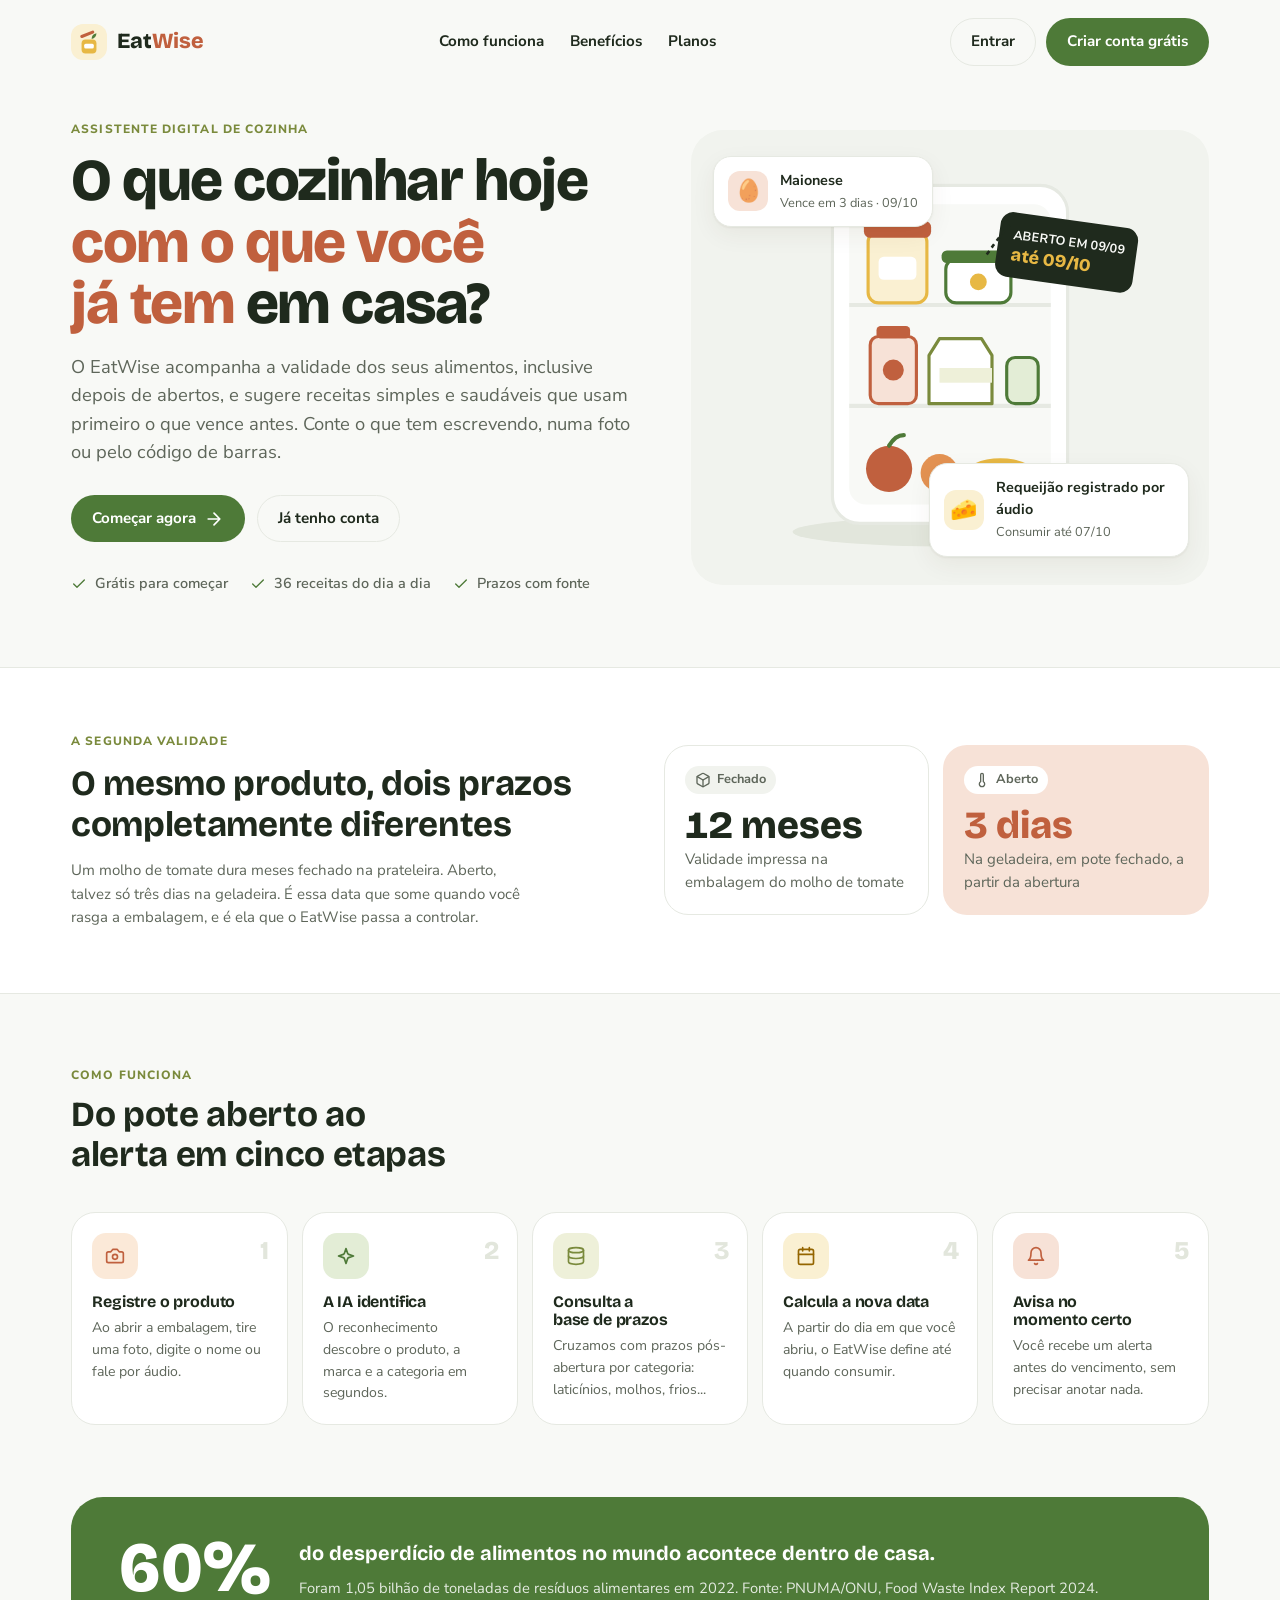
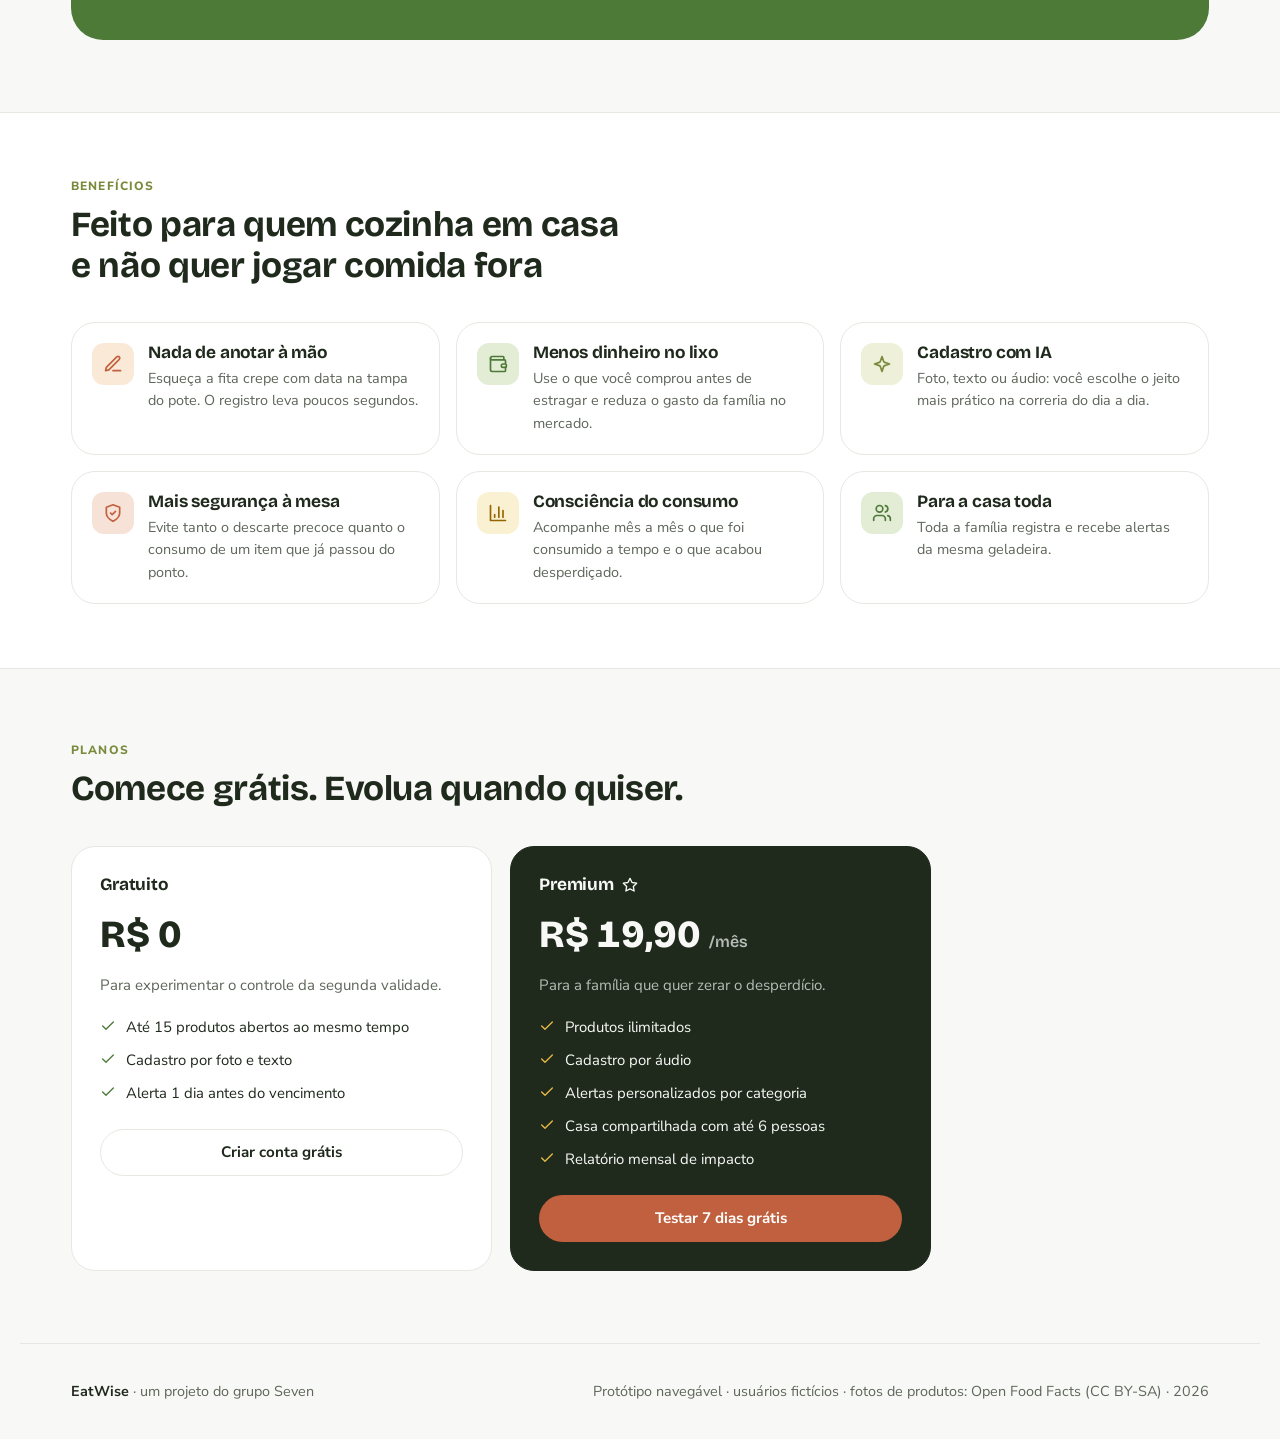
<file: index.html>
<!doctype html>
<html lang="pt-BR">
<head>
<meta charset="utf-8">
<meta name="viewport" content="width=device-width, initial-scale=1, viewport-fit=cover">
<title>EatWise</title>
<link rel="icon" href="data:image/svg+xml,%3Csvg%20xmlns%3D%22http%3A//www.w3.org/2000/svg%22%20viewBox%3D%220%200%2064%2064%22%3E%3Crect%20width%3D%2264%22%20height%3D%2264%22%20rx%3D%2214%22%20fill%3D%22%23FAF0D2%22/%3E%3Crect%20x%3D%2215%22%20y%3D%2226%22%20width%3D%2234%22%20height%3D%2232%22%20rx%3D%229%22%20fill%3D%22%23E7B844%22/%3E%3Crect%20x%3D%2221%22%20y%3D%2236%22%20width%3D%2222%22%20height%3D%2211%22%20rx%3D%223.5%22%20fill%3D%22%23fff%22/%3E%3Cg%20transform%3D%22rotate%28-22%2016%2022%29%22%3E%3Crect%20x%3D%2213%22%20y%3D%2216%22%20width%3D%2234%22%20height%3D%227%22%20rx%3D%223.5%22%20fill%3D%22%23C0603E%22/%3E%3C/g%3E%3Cpath%20d%3D%22M38%2025%20C38%2018%2042%2013%2049%2012%20C49%2019%2045%2024%2038%2025%20Z%22%20fill%3D%22%234E7A38%22/%3E%3C/svg%3E">
<link rel="preconnect" href="https://fonts.googleapis.com">
<link rel="preconnect" href="https://fonts.gstatic.com" crossorigin>
<link rel="stylesheet" href="https://fonts.googleapis.com/css2?family=Bricolage+Grotesque:opsz,wght@12..96,500;12..96,700;12..96,800&family=Nunito+Sans:opsz,wght@6..12,400;6..12,600;6..12,700;6..12,800&display=swap">
<link rel="stylesheet" href="css/estilo.css">
</head>
<body>
<div id="root"></div>
<div class="toasts" id="toasts" aria-live="polite"></div>
<div id="modal-root"></div>

<script src="js/base/icones.js"></script>
<script src="js/servicos/armazenamento.js"></script>
<script src="js/dados/catalogo.js"></script>
<script src="js/dados/ingredientes.js"></script>
<script src="js/servicos/normalizacao.js"></script>
<script src="js/servicos/validade.js"></script>
<script src="js/servicos/inventario.js"></script>
<script src="js/servicos/texto.js"></script>
<script src="js/servicos/recomendacao.js"></script>
<script src="js/servicos/imagem.js"></script>
<script src="js/base/util.js"></script>
<script src="js/telas/publico.js"></script>
<script src="js/telas/shell.js"></script>
<script src="js/telas/inicio.js"></script>
<script src="js/telas/adicionar.js"></script>
<script src="js/telas/adicionar-ingredientes.js"></script>
<script src="js/dados/receitas.js"></script>
<script src="js/telas/receitas.js"></script>
<script src="js/telas/inventario.js"></script>
<script src="js/telas/produto.js"></script>
<script src="js/telas/alertas.js"></script>
<script src="js/telas/prazos.js"></script>
<script src="js/telas/impacto.js"></script>
<script src="js/telas/perfil.js"></script>
<script src="js/app.js"></script>
</body>
</html>
</file>
<file: css/estilo.css>
/* Layout: sistema web com menu lateral fixo + área de conteúdo em cards; vira gaveta + barra inferior no celular */
:root{
  --bg:#F8F9F6;        /* off-white */
  --surface:#FFFFFF;
  --sand:#F1F3EE;      /* cinza-esverdeado bem claro */
  --sand-2:#E2E6DC;
  --line:#E6E9E2;
  --ink:#1F2A1D;       /* verde quase preto */
  --muted:#5E665A;
  --green:#4E7A38;     /* verde natural */
  --green-soft:#E3EDD6;
  --olive:#7A8A3C;
  --olive-soft:#EEF0D9;
  --terra:#C0603E;     /* terracota */
  --terra-soft:#F7E2D7;
  --orange:#E39252;    /* laranja suave */
  --orange-soft:#FBE9D8;
  --yellow:#E7B844;    /* amarelo quente */
  --yellow-soft:#FAF0D2;
  --on-accent:#FFFFFF;
  --shadow:0 1px 2px rgba(60,50,20,.06),0 8px 24px rgba(60,50,20,.06);
  --font-display:"Bricolage Grotesque","Trebuchet MS",system-ui,sans-serif;
  --font-body:"Nunito Sans","Segoe UI",system-ui,-apple-system,sans-serif;
  --r-sm:10px;--r-md:16px;--r-lg:24px;--r-pill:999px;
  color-scheme:light;
}

*{box-sizing:border-box}
[hidden]{display:none!important}
html,body{margin:0}
body{background:var(--bg);color:var(--ink);font-family:var(--font-body);font-size:15px;line-height:1.55;-webkit-font-smoothing:antialiased}
h1,h2,h3,h4{font-family:var(--font-display);line-height:1.15;margin:0;text-wrap:balance;letter-spacing:-.01em}
h1{font-size:clamp(1.7rem,3.2vw,2.3rem);font-weight:800}
h2{font-size:1.35rem;font-weight:700}
h3{font-size:1.08rem;font-weight:700}
p{margin:0}
a{color:var(--green)}
button{font:inherit;color:inherit;cursor:pointer}
input,select,textarea{font:inherit;color:var(--ink)}
:focus-visible{outline:3px solid var(--orange);outline-offset:2px;border-radius:6px}
.svg{width:20px;height:20px;flex:none;stroke:currentColor;fill:none;stroke-width:2;stroke-linecap:round;stroke-linejoin:round}
.svg.sm{width:16px;height:16px}.svg.lg{width:26px;height:26px}
.muted{color:var(--muted)}
.eyebrow{font-size:.75rem;font-weight:800;letter-spacing:.09em;text-transform:uppercase;color:var(--olive)}
.num{font-variant-numeric:tabular-nums}

/* Botões */
.btn{display:inline-flex;align-items:center;justify-content:center;gap:8px;border:1.5px solid transparent;border-radius:var(--r-pill);padding:11px 20px;font-weight:700;font-size:.95rem;text-decoration:none;transition:transform .12s,background .15s,border-color .15s;white-space:nowrap}
.btn:active{transform:translateY(1px)}
.btn-primary{background:var(--green);color:var(--on-accent)}
.btn-primary:hover{filter:brightness(1.07)}
.btn-terra{background:var(--terra);color:var(--on-accent)}
.btn-ghost{background:transparent;border-color:var(--line);color:var(--ink)}
.btn-ghost:hover{background:var(--sand)}
.btn-soft{background:var(--green-soft);color:var(--green)}
.btn-danger-soft{background:var(--terra-soft);color:var(--terra)}
.btn-sm{padding:7px 14px;font-size:.85rem}
.btn-block{width:100%}
.icon-btn{display:inline-grid;place-items:center;width:42px;height:42px;border-radius:50%;border:1.5px solid var(--line);background:var(--surface);position:relative}
.icon-btn:hover{background:var(--sand)}
.link-btn{background:none;border:0;padding:0;color:var(--green);font-weight:700;text-decoration:underline;text-underline-offset:3px}

/* Pills, chips */
.pill{display:inline-flex;align-items:center;gap:6px;font-size:.78rem;font-weight:800;padding:4px 10px;border-radius:var(--r-pill);white-space:nowrap}
.pill::before{content:"";width:7px;height:7px;border-radius:50%;background:currentColor}
.st-ok{background:var(--green-soft);color:var(--green)}
.st-warn{background:var(--orange-soft);color:var(--terra)}
.st-today{background:var(--yellow-soft);color:#9A6B00}
.st-bad{background:var(--terra-soft);color:var(--terra)}
.st-done{background:var(--sand);color:var(--muted)}
.chip{border:1.5px solid var(--line);background:var(--surface);border-radius:var(--r-pill);padding:7px 14px;font-weight:700;font-size:.86rem;color:var(--muted)}
.chip[aria-pressed="true"]{background:var(--ink);border-color:var(--ink);color:var(--bg)}
.chips{display:flex;flex-wrap:wrap;gap:8px}
.tag{display:inline-flex;align-items:center;gap:6px;font-size:.8rem;font-weight:700;color:var(--muted);background:var(--sand);padding:4px 10px;border-radius:var(--r-pill)}

/* Cards */
.card{background:var(--surface);border:1px solid var(--line);border-radius:var(--r-lg);padding:22px}
.card-head{display:flex;align-items:center;justify-content:space-between;gap:12px;margin-bottom:16px}
.food{display:grid;place-items:center;width:48px;height:48px;border-radius:14px;font-size:26px;flex:none;background:var(--sand)}
.food.lg{width:84px;height:84px;font-size:46px;border-radius:22px}
.food.c-lat{background:var(--yellow-soft)}.food.c-mol{background:var(--terra-soft)}.food.c-emb{background:var(--orange-soft)}
.food.c-con{background:var(--olive-soft)}.food.c-doc{background:var(--terra-soft)}.food.c-hor{background:var(--green-soft)}

/* Forms */
.field{display:grid;gap:6px}
.field label{font-weight:700;font-size:.88rem}
.input,.select,textarea.input{width:100%;border:1.5px solid var(--line);background:var(--surface);border-radius:var(--r-sm);padding:11px 14px;outline:none}
.input:focus,.select:focus{border-color:var(--green)}
.input-icon{position:relative}
.input-icon .svg{position:absolute;left:13px;top:50%;transform:translateY(-50%);color:var(--muted)}
.input-icon .input{padding-left:42px}
.form-grid{display:grid;grid-template-columns:repeat(2,minmax(0,1fr));gap:16px}
.form-grid .full{grid-column:1/-1}
.check{display:flex;gap:10px;align-items:flex-start;font-size:.9rem}
.check input{width:18px;height:18px;accent-color:var(--green);margin-top:2px}
.switch{position:relative;width:46px;height:26px;flex:none}
.switch input{position:absolute;opacity:0;inset:0;cursor:pointer;margin:0}
.switch span{position:absolute;inset:0;background:var(--sand-2);border-radius:var(--r-pill);transition:.2s;pointer-events:none}
.switch span::after{content:"";position:absolute;left:3px;top:3px;width:20px;height:20px;border-radius:50%;background:var(--surface);transition:.2s;box-shadow:0 1px 3px rgba(0,0,0,.2)}
.switch input:checked+span{background:var(--green)}
.switch input:checked+span::after{transform:translateX(20px)}
.switch input:focus-visible+span{outline:3px solid var(--orange);outline-offset:2px}

/* ============ PÚBLICO ============ */
.pub-nav{display:flex;align-items:center;justify-content:space-between;gap:16px;padding:18px clamp(16px,4vw,56px);max-width:1240px;margin:0 auto}
.logo{display:inline-flex;align-items:center;gap:10px;font-family:var(--font-display);font-weight:800;font-size:1.35rem;color:var(--ink);text-decoration:none;background:none;border:0;padding:0}
.logo-mark{width:36px;height:36px;border-radius:12px;background:var(--yellow-soft);display:grid;place-items:center}
.logo-mark .jar{width:28px;height:28px;display:block}
.logo b{color:var(--terra);font-weight:800}
.pub-links{display:flex;align-items:center;gap:26px}
.pub-links a{color:var(--ink);text-decoration:none;font-weight:700;font-size:.95rem}
.pub-links a:hover{color:var(--green)}
.pub-actions{display:flex;gap:10px}
.wrap{max-width:1240px;margin:0 auto;padding-inline:clamp(16px,4vw,56px)}
.hero{display:grid;grid-template-columns:1.05fr .95fr;gap:48px;align-items:center;padding-block:36px 72px}
.hero h1{font-size:clamp(2.2rem,5vw,3.7rem);line-height:1.04;letter-spacing:-.025em}
.hero h1 em{font-style:normal;color:var(--terra)}
.hero .lead{font-size:1.15rem;color:var(--muted);max-width:52ch;margin-top:18px}
.hero-ctas{display:flex;flex-wrap:wrap;gap:12px;margin-top:28px}
.hero-proof{display:flex;gap:22px;flex-wrap:wrap;margin-top:30px;color:var(--muted);font-size:.9rem;font-weight:600}
.hero-proof span{display:inline-flex;align-items:center;gap:8px}
.hero-proof .svg{color:var(--green)}
.hero-art{position:relative;background:var(--sand);border-radius:32px;padding:28px;min-height:420px;display:grid;place-items:center;overflow:hidden}
.hero-art svg.ill{width:100%;max-width:420px;height:auto}
.float-card{position:absolute;background:var(--surface);border:1px solid var(--line);border-radius:18px;padding:12px 14px;box-shadow:var(--shadow);display:flex;gap:12px;align-items:center;max-width:260px}
.float-card .food{width:40px;height:40px;font-size:22px;border-radius:12px}
.food.photo{background:#fff;border:1px solid var(--line);padding:3px;overflow:hidden}
.food.photo img{width:100%;height:100%;object-fit:contain;display:block}
.shot-pair{display:flex;gap:10px;align-items:center;flex:none}
.shot{width:84px;height:84px;border-radius:18px;object-fit:cover;border:3px solid var(--surface);box-shadow:var(--shadow);display:block}
.user-photo{width:100%;max-height:320px;object-fit:cover;border-radius:var(--r-md);display:block}
.proc-photo{width:150px;height:150px;border-radius:22px;object-fit:cover;box-shadow:var(--shadow)}
.guess-row{display:flex;flex-wrap:wrap;gap:8px;align-items:center}
.guess{display:inline-flex;gap:8px;align-items:center;border:1.5px solid var(--line);background:var(--surface);border-radius:var(--r-pill);padding:4px 12px 4px 4px;font-weight:700;font-size:.85rem}
.guess .food{width:30px;height:30px;border-radius:50%;padding:2px}
.guess:hover{border-color:var(--green)}
.label-quote{margin:0;padding:12px 14px;border-left:4px solid var(--olive);background:var(--olive-soft);border-radius:0 12px 12px 0;font-weight:700;font-size:.92rem}
/* Câmera */
.cam{display:grid;gap:14px}
.viewfinder{position:relative;border-radius:24px;overflow:hidden;background:#1b201a;aspect-ratio:4/3;max-width:100%;display:grid;place-items:center;color:#fff}
.viewfinder video{position:absolute;inset:0;width:100%;height:100%;object-fit:cover}
.viewfinder.mirror video{transform:scaleX(-1)}
.vf-idle{position:relative;z-index:2;display:grid;justify-items:center;gap:10px;text-align:center;padding:24px;max-width:34ch}
.vf-idle .svg{width:44px;height:44px;opacity:.9}
.vf-idle span{opacity:.8;font-size:.9rem}
.vf-frame{position:absolute;inset:12% 10%;pointer-events:none;z-index:1}
.vf-frame i{position:absolute;width:34px;height:34px;border-color:#fff;border-style:solid;opacity:.9}
.vf-frame i:nth-child(1){top:0;left:0;border-width:4px 0 0 4px;border-top-left-radius:14px}
.vf-frame i:nth-child(2){top:0;right:0;border-width:4px 4px 0 0;border-top-right-radius:14px}
.vf-frame i:nth-child(3){bottom:0;left:0;border-width:0 0 4px 4px;border-bottom-left-radius:14px}
.vf-frame i:nth-child(4){bottom:0;right:0;border-width:0 4px 4px 0;border-bottom-right-radius:14px}
.vf-hint{position:absolute;z-index:3;top:14px;left:50%;transform:translateX(-50%);background:rgba(0,0,0,.55);color:#fff;font-size:.8rem;font-weight:700;padding:6px 12px;border-radius:999px;white-space:nowrap}
.vf-scan{position:absolute;z-index:2;left:10%;right:10%;height:3px;background:#9FD07F;box-shadow:0 0 14px #9FD07F;top:20%;animation:scan 2.4s ease-in-out infinite alternate}
.viewfinder:not(.live) .vf-scan{display:none}
@keyframes scan{to{top:80%}}
.vf-flash{position:absolute;inset:0;background:#fff;z-index:5;animation:flash .35s forwards;pointer-events:none}
@keyframes flash{from{opacity:.95}to{opacity:0}}
.shutter-row{display:flex;justify-content:space-around;align-items:center}
.shutter{width:72px;height:72px;border-radius:50%;border:5px solid var(--green);background:var(--surface);box-shadow:inset 0 0 0 5px var(--surface),inset 0 0 0 40px var(--green)}
.shutter:active{transform:scale(.94)}
.vf-side{width:50px;height:50px;border-radius:50%;border:1.5px solid var(--line);background:var(--surface);display:grid;place-items:center;cursor:pointer}
.vf-side:hover{background:var(--sand)}
.vf-btn{display:grid;justify-items:center;gap:4px;font-size:.78rem;font-weight:700;color:var(--muted);cursor:pointer}
.file-hidden{position:absolute;width:1px;height:1px;opacity:0;overflow:hidden;pointer-events:none}
.float-card strong{display:block;font-size:.9rem}
.float-card small{color:var(--muted);font-size:.8rem}
.fc-1{top:26px;left:22px}.fc-2{bottom:28px;right:20px}
.band{background:var(--surface);border-block:1px solid var(--line);padding-block:64px}
.split{display:grid;grid-template-columns:1fr 1fr;gap:48px;align-items:center}
.compare{display:grid;grid-template-columns:1fr 1fr;gap:14px}
.compare .card{padding:20px}
.compare .big{font-family:var(--font-display);font-size:2.4rem;font-weight:800;line-height:1;margin:10px 0 4px}
.section{padding-block:72px}
.section-head{max-width:640px;margin-bottom:36px;display:grid;gap:10px}
.steps{display:grid;grid-template-columns:repeat(5,minmax(0,1fr));gap:14px;counter-reset:s}
.step{background:var(--surface);border:1px solid var(--line);border-radius:var(--r-lg);padding:20px;position:relative}
.step .ico{width:46px;height:46px;border-radius:14px;display:grid;place-items:center;margin-bottom:14px}
.step .n{position:absolute;top:18px;right:18px;font-family:var(--font-display);font-weight:800;color:var(--sand-2);font-size:1.6rem}
.step h3{font-size:1rem;margin-bottom:6px}
.step p{font-size:.88rem;color:var(--muted)}
.benefits{display:grid;grid-template-columns:repeat(3,minmax(0,1fr));gap:16px}
.benefit{display:flex;gap:14px;align-items:flex-start;padding:20px;border-radius:var(--r-lg);background:var(--surface);border:1px solid var(--line)}
.benefit .ico{width:42px;height:42px;border-radius:12px;display:grid;place-items:center;flex:none}
.plans{display:grid;grid-template-columns:repeat(2,minmax(0,1fr));gap:18px;max-width:860px}
.plan{padding:28px}
.plan .price{font-family:var(--font-display);font-size:2.4rem;font-weight:800;margin:10px 0}
.plan .price small{font-size:1rem;color:var(--muted);font-weight:600}
.plan ul{list-style:none;padding:0;margin:18px 0 24px;display:grid;gap:10px}
.plan li{display:flex;gap:10px;align-items:flex-start;font-size:.93rem}
.plan li .svg{color:var(--green);margin-top:2px}
.plan.featured{background:var(--ink);color:var(--bg);border-color:var(--ink)}
.plan.featured .muted,.plan.featured .price small{color:color-mix(in srgb,var(--bg) 70%,transparent)}
.plan.featured li .svg{color:var(--yellow)}
.stat-quote{display:grid;grid-template-columns:auto 1fr;gap:28px;align-items:center;background:var(--green);color:var(--on-accent);border-radius:32px;padding:36px clamp(20px,4vw,48px)}
.stat-quote .big{font-family:var(--font-display);font-size:clamp(2.6rem,6vw,4.4rem);font-weight:800;line-height:1}
.pub-footer{padding-block:36px;border-top:1px solid var(--line);display:flex;flex-wrap:wrap;justify-content:space-between;gap:16px;color:var(--muted);font-size:.9rem}

/* Auth */
.auth{min-height:100vh;display:grid;grid-template-columns:1fr 1fr}
.auth-art{background:var(--green);color:var(--on-accent);padding:40px clamp(24px,4vw,56px);display:flex;flex-direction:column;justify-content:space-between;gap:32px;position:relative;overflow:hidden}
.auth-art .logo{color:var(--on-accent)}
.auth-art .logo-mark{background:#fff}
.auth-art .logo b{color:var(--yellow)}
.auth-art blockquote{margin:0;font-family:var(--font-display);font-size:clamp(1.4rem,2.4vw,2rem);font-weight:700;line-height:1.2;max-width:22ch}
.auth-art .who{display:flex;gap:12px;align-items:center;font-size:.92rem;opacity:.92}
.auth-art .ill{width:min(380px,100%);align-self:center}
.auth-form{display:grid;place-items:center;padding:40px 16px}
.auth-box{width:100%;max-width:420px;display:grid;gap:20px}
.divider{display:flex;align-items:center;gap:12px;color:var(--muted);font-size:.85rem}
.divider::before,.divider::after{content:"";flex:1;height:1px;background:var(--line)}
.back-link{display:inline-flex;align-items:center;gap:6px;background:none;border:0;padding:0;color:var(--muted);font-weight:700}

/* ============ APP ============ */
.app{display:grid;grid-template-columns:264px minmax(0,1fr);min-height:100vh}
.sidebar{background:var(--surface);border-right:1px solid var(--line);padding:22px 16px;display:flex;flex-direction:column;gap:24px;position:sticky;top:0;height:100vh;overflow-y:auto}
.sidebar .logo{padding-inline:8px}
.nav{display:grid;gap:4px}
.nav-label{font-size:.72rem;font-weight:800;letter-spacing:.09em;text-transform:uppercase;color:var(--muted);padding:8px 12px 4px}
.nav a{display:flex;align-items:center;gap:12px;padding:10px 12px;border-radius:12px;color:var(--ink);text-decoration:none;font-weight:700;font-size:.94rem}
.nav a:hover{background:var(--sand)}
.nav a.active{background:var(--green-soft);color:var(--green)}
.nav a .badge{margin-left:auto;background:var(--terra);color:var(--on-accent);font-size:.72rem;border-radius:var(--r-pill);padding:1px 8px;font-weight:800}
.side-cta{margin-top:auto;background:var(--sand);border-radius:var(--r-md);padding:16px;display:grid;gap:10px}
.side-cta strong{font-family:var(--font-display);font-size:1rem}
.side-cta p{font-size:.85rem;color:var(--muted)}
.main{min-width:0;display:flex;flex-direction:column}
.topbar{position:sticky;top:0;z-index:20;display:flex;align-items:center;gap:14px;padding:14px clamp(16px,3vw,36px);background:color-mix(in srgb,var(--bg) 88%,transparent);backdrop-filter:blur(10px);border-bottom:1px solid var(--line)}
.topbar .search{flex:1;max-width:440px}
.topbar .search .input{border-radius:var(--r-pill);background:var(--surface)}
.top-right{margin-left:auto;display:flex;align-items:center;gap:10px}
.dot{position:absolute;top:8px;right:9px;width:9px;height:9px;border-radius:50%;background:var(--terra);border:2px solid var(--surface)}
.avatar{width:42px;height:42px;border-radius:50%;background:var(--orange);color:var(--on-accent);display:grid;place-items:center;font-weight:800;font-family:var(--font-display);flex:none}
.avatar.sm{width:34px;height:34px;font-size:.85rem}
.user-btn{display:flex;align-items:center;gap:10px;background:none;border:0;padding:4px;border-radius:var(--r-pill)}
.user-btn:hover{background:var(--sand)}
.user-btn .meta{text-align:left;line-height:1.2}
.user-btn .meta small{color:var(--muted);font-size:.78rem}
.menu-toggle{display:none}
.dropdown{position:absolute;right:0;top:calc(100% + 10px);background:var(--surface);border:1px solid var(--line);border-radius:var(--r-md);box-shadow:var(--shadow);min-width:240px;padding:8px;z-index:40}
.dropdown a,.dropdown button.dd-item{display:flex;align-items:center;gap:10px;width:100%;padding:10px 12px;border-radius:10px;color:var(--ink);text-decoration:none;font-weight:600;background:none;border:0;text-align:left;font-size:.92rem}
.dropdown a:hover,.dropdown button.dd-item:hover{background:var(--sand)}
.dd-wrap{position:relative}
.notif-dd{width:min(360px,calc(100vw - 32px))}
.notif-dd .nd-head{display:flex;justify-content:space-between;align-items:center;padding:8px 10px 10px;border-bottom:1px solid var(--line);margin-bottom:6px}
.content{padding:28px clamp(16px,3vw,36px) 48px;display:grid;grid-template-columns:minmax(0,1fr);gap:24px;align-content:start}
.welcome>div,.stack,.dash-grid>*{min-width:0}
.page-head{display:flex;flex-wrap:wrap;align-items:flex-end;justify-content:space-between;gap:16px}
.page-head p{color:var(--muted);margin-top:6px}

/* Dashboard */
.stats{display:grid;grid-template-columns:repeat(4,minmax(0,1fr));gap:16px}
.stat{background:var(--surface);border:1px solid var(--line);border-radius:var(--r-lg);padding:18px 20px;display:grid;gap:6px;text-align:left}
button.stat:hover{border-color:var(--sand-2);background:var(--bg)}
.stat .top{display:flex;align-items:center;justify-content:space-between;color:var(--muted);font-weight:700;font-size:.86rem}
.stat .ico{width:36px;height:36px;border-radius:11px;display:grid;place-items:center}
.stat .val{font-family:var(--font-display);font-size:2.1rem;font-weight:800;line-height:1.05}
.stat small{color:var(--muted);font-size:.82rem}
.i-green{background:var(--green-soft);color:var(--green)}.i-orange{background:var(--orange-soft);color:var(--terra)}
.i-terra{background:var(--terra-soft);color:var(--terra)}.i-yellow{background:var(--yellow-soft);color:#946500}
.i-olive{background:var(--olive-soft);color:var(--olive)}
.dash-grid{display:grid;grid-template-columns:minmax(0,1.6fr) minmax(0,1fr);gap:20px;align-items:start}
.stack{display:grid;gap:20px}
.welcome{display:grid;grid-template-columns:1fr auto;gap:20px;align-items:center;background:var(--sand);border-radius:var(--r-lg);padding:26px 28px;position:relative;overflow:hidden}
.welcome .ill{width:150px;height:auto}
.list{display:grid}
.row{display:flex;align-items:center;gap:14px;padding:12px 4px;border-bottom:1px solid var(--line);text-align:left;background:none;border-left:0;border-right:0;border-top:0;width:100%}
.row:last-child{border-bottom:0}
button.row:hover{background:var(--bg)}
.row .info{min-width:0;flex:1 1 0;overflow:hidden;width:0}
.row .info strong{display:block;white-space:nowrap;overflow:hidden;text-overflow:ellipsis}
.row .info small{color:var(--muted);font-size:.84rem}
.row .end{display:flex;align-items:center;gap:10px;flex:none}
.bar{height:7px;border-radius:var(--r-pill);background:var(--sand);overflow:hidden}
.bar i{display:block;height:100%;border-radius:inherit;background:var(--green)}
.bar.warn i{background:var(--orange)}.bar.bad i{background:var(--terra)}.bar.today i{background:var(--yellow)}
.loc-list{display:grid;gap:14px}
.loc{display:grid;grid-template-columns:auto 1fr auto;gap:12px;align-items:center}
.tip{background:var(--olive-soft);border-color:transparent}
.tip .eyebrow{display:flex;align-items:center;gap:6px}
.method-ico{width:30px;height:30px;border-radius:50%;display:grid;place-items:center;background:var(--sand);color:var(--muted)}

/* Confirmação de ingredientes (texto/imagem) */
.confirm-list{list-style:none;margin:0;padding:0;display:grid;gap:10px}
.crow{display:flex;flex-wrap:wrap;gap:10px;align-items:flex-start;padding:12px;border:1px solid var(--line);border-radius:var(--r-md);background:var(--bg)}
.crow .cname{flex:1 1 200px;min-width:0;display:grid;gap:4px}
.crow .cqty{flex:0 0 90px}
.crow .cun{flex:0 0 110px}
.crow .icon-btn{flex:none}
textarea.input{resize:vertical;min-height:84px;line-height:1.5}

/* Receitas */
.rgrid{display:grid;grid-template-columns:repeat(auto-fill,minmax(min(320px,100%),1fr));gap:16px}
.rcard{display:grid;grid-template-columns:auto minmax(0,1fr);gap:14px;text-align:left;background:var(--surface);border:1px solid var(--line);border-radius:var(--r-lg);padding:16px;transition:transform .15s,box-shadow .15s}
.rcard:hover{transform:translateY(-2px);box-shadow:var(--shadow)}
.rart{width:72px;height:72px;border-radius:18px;background:var(--yellow-soft);display:grid;grid-template-columns:1fr 1fr;place-items:center;font-size:24px;line-height:1;padding:6px;flex:none}
.rart span:only-child{grid-column:1/-1;font-size:34px}
.rart span:first-child:nth-last-child(3){grid-column:1/-1}
.rart.lg{width:110px;height:110px;font-size:34px;border-radius:26px}
.rbody{display:grid;gap:6px;min-width:0}
.rtop{display:flex;justify-content:space-between;gap:10px;align-items:flex-start}
.rtop strong{font-family:var(--font-display);font-size:1.05rem;line-height:1.2}
.score{flex:none;font-size:.75rem;font-weight:800;background:var(--green-soft);color:var(--green);border-radius:var(--r-pill);padding:3px 9px;white-space:nowrap}
.rmotivo{display:flex;gap:6px;align-items:flex-start;font-weight:700;font-size:.9rem;color:var(--terra)}
.rmeta{display:flex;flex-wrap:wrap;gap:6px 12px;align-items:center;color:var(--muted);font-size:.84rem;font-weight:600}
.rmeta span{display:inline-flex;gap:4px;align-items:center}
.rfalta{color:var(--terra);font-weight:700}
.rok{color:var(--green);font-weight:700;display:inline-flex;gap:4px;align-items:center}
.rhead{display:flex;gap:18px;align-items:flex-start;flex-wrap:wrap}
.why{background:var(--olive-soft);border-radius:var(--r-md);padding:14px 16px}
.why ul{margin:8px 0 0;padding-left:20px;display:grid;gap:4px;font-weight:600}
.preparo{margin:0;padding-left:22px;display:grid;gap:12px;line-height:1.6}
.ilist{list-style:none;margin:0;padding:0;display:grid}
.ilist li{display:grid;grid-template-columns:28px 1fr;gap:10px;padding:10px 0;border-bottom:1px solid var(--line);align-items:start}
.ilist li:last-child{border-bottom:0}
.ilist .ist{width:26px;height:26px;border-radius:50%;display:grid;place-items:center;background:var(--sand);color:var(--muted);font-weight:800}
.ilist li.tem .ist{background:var(--green-soft);color:var(--green)}
.ilist li.falta .ist{background:var(--terra-soft);color:var(--terra)}
.ilist li.tem small{color:var(--green);font-weight:700}
.ilist li.falta small{color:var(--terra);font-weight:700}
.ilist li.off{opacity:.55}
.ilist li.off strong{text-decoration:line-through}
.ilist small{color:var(--muted)}
.aviso-nutri{display:flex;gap:8px;align-items:flex-start;color:var(--muted);font-size:.84rem;margin-top:4px}
.baixa{list-style:none;margin:0;padding:0;display:grid;gap:14px}
.baixa li{display:grid;gap:8px;padding-bottom:14px;border-bottom:1px solid var(--line)}
.baixa li:last-child{border-bottom:0}

/* Atalhos do painel */
.atalhos{display:grid;gap:10px}
.atalho{display:flex;gap:12px;align-items:center;text-align:left;padding:12px;border:1px solid var(--line);border-radius:var(--r-md);background:var(--surface);width:100%}
.atalho:hover{background:var(--bg);border-color:var(--sand-2)}
.atalho .ico{width:44px;height:44px;border-radius:12px;display:grid;place-items:center;flex:none}
.atalho strong{display:block}
.atalho small{color:var(--muted);font-size:.84rem}

/* Despensa */
.toolbar{display:flex;flex-wrap:wrap;gap:12px;align-items:center;justify-content:space-between}
.tabs{display:inline-flex;background:var(--sand);border-radius:var(--r-pill);padding:4px;gap:2px;flex-wrap:wrap}
.tabs button{border:0;background:none;padding:8px 16px;border-radius:var(--r-pill);font-weight:700;font-size:.9rem;color:var(--muted);display:inline-flex;gap:6px;align-items:center}
.tabs button[aria-selected="true"]{background:var(--surface);color:var(--ink);box-shadow:0 1px 3px rgba(0,0,0,.08)}
.tabs .count{font-size:.75rem;background:var(--sand-2);border-radius:var(--r-pill);padding:0 7px}
.pgrid{display:grid;grid-template-columns:repeat(auto-fill,minmax(min(280px,100%),1fr));gap:16px}
.pcard{display:grid;gap:14px;text-align:left;background:var(--surface);border:1px solid var(--line);border-radius:var(--r-lg);padding:18px;transition:transform .15s,box-shadow .15s}
.pcard:hover{transform:translateY(-2px);box-shadow:var(--shadow)}
.pcard .head{display:flex;gap:12px;align-items:flex-start}
.pcard .head .t{min-width:0;flex:1}
.pcard strong{display:block;line-height:1.25}
.pcard small{color:var(--muted);font-size:.84rem}
.pcard .mid{display:flex;justify-content:space-between;align-items:center;gap:8px}
.pcard .foot{font-size:.84rem;color:var(--muted)}
.days{font-family:var(--font-display);font-weight:800;font-size:1.05rem;color:var(--ink);white-space:nowrap}
.empty{text-align:center;padding:48px 16px;color:var(--muted);display:grid;gap:10px;justify-items:center}
.empty .food{width:64px;height:64px;font-size:34px}

/* Adicionar */
.add-grid{display:grid;grid-template-columns:minmax(0,1.25fr) minmax(0,1fr);gap:20px;align-items:start}
.method-tabs{display:grid;grid-template-columns:repeat(3,1fr);gap:12px}
.method{display:grid;justify-items:center;gap:8px;padding:18px 10px;border-radius:var(--r-md);border:2px solid var(--line);background:var(--surface);font-weight:800}
.method small{font-weight:600;color:var(--muted);font-size:.8rem}
.method .ico{width:48px;height:48px;border-radius:50%;display:grid;place-items:center;background:var(--sand);color:var(--muted)}
.method[aria-selected="true"]{border-color:var(--green);background:var(--green-soft)}
.method[aria-selected="true"] .ico{background:var(--green);color:var(--on-accent)}
.drop{border:2px dashed var(--sand-2);border-radius:var(--r-lg);background:var(--bg);padding:36px 20px;display:grid;justify-items:center;gap:12px;text-align:center;width:100%}
.drop:hover{border-color:var(--green)}
.drop .ico{width:64px;height:64px;border-radius:50%;background:var(--green-soft);color:var(--green);display:grid;place-items:center}
.suggest{display:grid;border:1px solid var(--line);border-radius:var(--r-md);overflow:hidden;margin-top:10px}
.suggest button{display:flex;gap:12px;align-items:center;padding:10px 14px;background:var(--surface);border:0;border-bottom:1px solid var(--line);text-align:left}
.suggest button:last-child{border-bottom:0}
.suggest button:hover{background:var(--bg)}
.suggest .food{width:36px;height:36px;font-size:20px;border-radius:10px}
.mic{width:110px;height:110px;border-radius:50%;border:0;background:var(--terra);color:var(--on-accent);display:grid;place-items:center;position:relative}
.mic .svg{width:44px;height:44px}
.mic.rec::before,.mic.rec::after{content:"";position:absolute;inset:-10px;border-radius:50%;border:3px solid var(--terra);opacity:.5;animation:pulse 1.4s infinite}
.mic.rec::after{animation-delay:.7s}
@keyframes pulse{from{transform:scale(.9);opacity:.6}to{transform:scale(1.35);opacity:0}}
.wave{display:flex;gap:4px;align-items:center;height:36px}
.wave i{width:5px;border-radius:3px;background:var(--terra);animation:wv 1s infinite ease-in-out}
@keyframes wv{0%,100%{height:8px}50%{height:34px}}
.processing{display:grid;justify-items:center;gap:14px;padding:30px 10px;text-align:center}
.spinner{width:56px;height:56px;border-radius:50%;border:5px solid var(--green-soft);border-top-color:var(--green);animation:spin 1s linear infinite}
@keyframes spin{to{transform:rotate(360deg)}}
.proc-steps{display:grid;gap:8px;text-align:left}
.proc-steps div{display:flex;gap:10px;align-items:center;color:var(--muted);font-weight:600;font-size:.92rem}
.proc-steps div.done{color:var(--green)}
.proc-steps div.now{color:var(--ink)}
.result{display:flex;gap:16px;align-items:center;padding:16px;border-radius:var(--r-md);background:var(--green-soft)}
.result .t{flex:1;min-width:0}
.conf{font-size:.8rem;font-weight:800;color:var(--green);display:inline-flex;align-items:center;gap:6px}
.limit-box{display:grid;grid-template-columns:auto 1fr;gap:14px;align-items:center;padding:16px;border-radius:var(--r-md);border:1.5px solid var(--line);background:var(--bg)}
.limit-box .big{font-family:var(--font-display);font-size:1.6rem;font-weight:800;line-height:1.1}
.flow-mini{display:grid;gap:0}
.flow-mini .fs{display:grid;grid-template-columns:36px 1fr;gap:12px;align-items:start;padding-bottom:18px;position:relative}
.flow-mini .fs:not(:last-child)::before{content:"";position:absolute;left:17px;top:36px;bottom:2px;width:2px;background:var(--line)}
.flow-mini .fs .ico{width:36px;height:36px;border-radius:50%;display:grid;place-items:center;background:var(--sand);color:var(--muted);font-weight:800;font-size:.85rem}
.flow-mini .fs.on .ico{background:var(--green);color:var(--on-accent)}
.flow-mini .fs p{font-size:.86rem;color:var(--muted)}

/* Detalhe */
.detail-grid{display:grid;grid-template-columns:minmax(0,1.4fr) minmax(0,1fr);gap:20px;align-items:start}
.prod-hero{display:grid;grid-template-columns:auto 1fr auto;gap:22px;align-items:center}
.ring{--p:50;--c:var(--green);width:140px;height:140px;border-radius:50%;background:conic-gradient(var(--c) calc(var(--p)*1%),var(--sand) 0);display:grid;place-items:center}
.ring>div{width:112px;height:112px;border-radius:50%;background:var(--surface);display:grid;place-items:center;text-align:center;line-height:1.1}
.ring b{font-family:var(--font-display);font-size:2.2rem;font-weight:800;display:block}
.ring small{color:var(--muted);font-size:.78rem;font-weight:700}
.timeline{display:grid;grid-template-columns:repeat(3,1fr);gap:0;position:relative;margin-top:6px}
.timeline::before{content:"";position:absolute;top:17px;left:16%;right:16%;height:3px;background:var(--line)}
.tl{display:grid;justify-items:center;text-align:center;gap:6px;position:relative}
.tl .ico{width:36px;height:36px;border-radius:50%;display:grid;place-items:center;background:var(--surface);border:3px solid var(--line);color:var(--muted)}
.tl.done .ico{background:var(--green);border-color:var(--green);color:var(--on-accent)}
.tl.warn .ico{background:var(--orange);border-color:var(--orange);color:var(--on-accent)}
.tl.bad .ico{background:var(--terra);border-color:var(--terra);color:var(--on-accent)}
.tl strong{font-size:.9rem}.tl small{color:var(--muted);font-size:.8rem}
.kv{display:grid;grid-template-columns:auto 1fr;gap:10px 18px;font-size:.93rem}
.kv dt{color:var(--muted);font-weight:600}.kv dd{margin:0;font-weight:700}
.tips{list-style:none;padding:0;margin:0;display:grid;gap:12px}
.tips li{display:flex;gap:10px;font-size:.92rem}
.tips li .svg{color:var(--olive);margin-top:2px}
.actions{display:flex;flex-wrap:wrap;gap:10px}

/* Alertas */
.alert-group{display:grid;gap:10px}
.alert-item{display:grid;grid-template-columns:auto 1fr auto;gap:14px;align-items:center;padding:16px;border-radius:var(--r-md);background:var(--surface);border:1px solid var(--line);text-align:left;width:100%}
.alert-item.unread{border-color:var(--orange);background:color-mix(in srgb,var(--orange-soft) 40%,var(--surface))}
.alert-item .ico{width:42px;height:42px;border-radius:12px;display:grid;place-items:center}
.alert-item p{font-size:.88rem;color:var(--muted)}
.alert-item time{font-size:.8rem;color:var(--muted);white-space:nowrap}
.udot{width:10px;height:10px;border-radius:50%;background:var(--terra);display:inline-block}

/* Tabela */
.table-wrap{overflow-x:auto;border:1px solid var(--line);border-radius:var(--r-lg);background:var(--surface)}
table{width:100%;border-collapse:collapse;min-width:680px}
th,td{text-align:left;padding:14px 18px;border-bottom:1px solid var(--line);font-size:.92rem;vertical-align:middle}
th{font-size:.75rem;letter-spacing:.08em;text-transform:uppercase;color:var(--muted);background:var(--bg);font-weight:800}
tr:last-child td{border-bottom:0}
td .cell{display:flex;align-items:center;gap:12px}
td .cell .food{width:38px;height:38px;font-size:20px;border-radius:10px}
.days-badge{font-family:var(--font-display);font-weight:800;font-size:1.05rem}

/* Impacto */
.chart{display:grid;gap:8px}
.chart svg{width:100%;height:auto;display:block}
.chart text{fill:var(--muted);font-size:12px;font-family:var(--font-body)}
.legend{display:flex;gap:16px;flex-wrap:wrap;font-size:.84rem;color:var(--muted);font-weight:600}
.legend span{display:inline-flex;gap:6px;align-items:center}
.legend i{width:12px;height:12px;border-radius:4px;display:inline-block}
.hbar{display:grid;grid-template-columns:150px 1fr 40px;gap:12px;align-items:center;font-size:.9rem}
.hbar .bar{height:10px}
.goal{position:relative;height:16px;border-radius:var(--r-pill);background:var(--sand);margin-top:12px}
.goal i{position:absolute;inset:0 auto 0 0;border-radius:inherit;background:var(--green)}
.goal .mark{position:absolute;top:-6px;bottom:-6px;width:3px;background:var(--terra);border-radius:2px}

/* Perfil */
.profile-head{display:flex;gap:20px;align-items:center;flex-wrap:wrap}
.profile-head .avatar{width:76px;height:76px;font-size:1.6rem}
.setting{display:flex;align-items:center;justify-content:space-between;gap:16px;padding:16px 0;border-bottom:1px solid var(--line)}
.setting:last-child{border-bottom:0}
.setting p{font-size:.86rem;color:var(--muted)}
.member{display:flex;gap:12px;align-items:center;padding:12px 0;border-bottom:1px solid var(--line)}
.member:last-child{border-bottom:0}

/* Modal + toast */
.overlay{position:fixed;inset:0;background:rgba(30,35,25,.45);display:grid;place-items:center;padding:16px;z-index:100;animation:fade .15s}
.modal{background:var(--surface);border-radius:var(--r-lg);width:100%;max-width:460px;padding:26px;display:grid;gap:16px;box-shadow:0 20px 60px rgba(0,0,0,.25);animation:pop .18s;max-height:90vh;overflow-y:auto}
.modal .m-ico{width:56px;height:56px;border-radius:18px;display:grid;place-items:center}
.modal-actions{display:flex;gap:10px;justify-content:flex-end;flex-wrap:wrap;margin-top:4px}
@keyframes fade{from{opacity:0}}
@keyframes pop{from{transform:scale(.96);opacity:0}}
.toasts{position:fixed;right:20px;bottom:calc(20px + env(safe-area-inset-bottom,0px));display:grid;gap:10px;z-index:120;max-width:calc(100vw - 32px)}
.toast{display:flex;gap:12px;align-items:center;background:var(--ink);color:var(--bg);padding:14px 18px;border-radius:var(--r-md);box-shadow:var(--shadow);font-weight:600;animation:pop .2s;max-width:400px}
.toast .ti{width:28px;height:28px;border-radius:50%;background:var(--green);color:var(--on-accent);display:grid;place-items:center;flex:none}
.toast .ti .svg{width:16px;height:16px}

.bottom-nav{display:none}
.scrim{display:none}

/* Responsivo */
@media (max-width:1100px){
  .stats{grid-template-columns:repeat(2,minmax(0,1fr))}
  .steps{grid-template-columns:repeat(3,minmax(0,1fr))}
  .benefits{grid-template-columns:repeat(2,minmax(0,1fr))}
}
@media (max-width:960px){
  .hero,.split,.auth{grid-template-columns:1fr}
  .auth-art{min-height:auto}
  .auth-art .ill{display:none}
  .pub-links{display:none}
  .dash-grid,.add-grid,.detail-grid{grid-template-columns:1fr}
  .app{grid-template-columns:1fr}
  .sidebar{position:fixed;left:0;top:0;bottom:0;width:280px;z-index:60;transform:translateX(-105%);transition:transform .22s;box-shadow:var(--shadow);padding-top:calc(22px + env(safe-area-inset-top,0px))}
  .app.drawer .sidebar{transform:none}
  .app.drawer .scrim{display:block;position:fixed;inset:0;background:rgba(30,35,25,.4);z-index:55}
  .menu-toggle{display:inline-grid}
  .user-btn .meta{display:none}
  .content{padding-bottom:110px}
  .bottom-nav{display:grid;grid-template-columns:repeat(5,1fr);position:fixed;left:0;right:0;bottom:0;z-index:50;background:var(--surface);border-top:1px solid var(--line);padding:6px 6px calc(6px + env(safe-area-inset-bottom,0px))}
  .bottom-nav a{display:grid;justify-items:center;gap:2px;font-size:.7rem;font-weight:700;color:var(--muted);text-decoration:none;padding:6px 0}
  .bottom-nav a.active{color:var(--green)}
  .bottom-nav a.plus span.p{width:48px;height:48px;border-radius:50%;background:var(--terra);color:var(--on-accent);display:grid;place-items:center;margin-top:-22px;box-shadow:var(--shadow)}
  .toasts{bottom:calc(84px + env(safe-area-inset-bottom,0px))}
}
@media (max-width:640px){
  body{font-size:14.5px}
  .welcome .actions .btn{flex:1 1 auto}
  .chips.scroll{flex-wrap:nowrap;overflow-x:auto;padding-bottom:4px;scrollbar-width:none;max-width:100%}
  .chips.scroll .chip{flex:none}
  .stat .top{font-size:.8rem}
  .pub-actions .btn-ghost{display:none}
  .steps,.benefits,.plans,.compare{grid-template-columns:1fr}
  .stat-quote{grid-template-columns:1fr}
  .form-grid{grid-template-columns:1fr}
  .topbar .search{display:none}
  .welcome{grid-template-columns:1fr}
  .welcome .ill{display:none}
  .prod-hero{grid-template-columns:auto 1fr}
  .prod-hero .ring{grid-column:1/-1;justify-self:center}
  .stat .val{font-size:1.7rem}
  .hbar{grid-template-columns:100px 1fr 32px}
  .hero-art{min-height:340px}
  .float-card{max-width:220px}
  .row .end .btn{display:none}
  .method-tabs{gap:8px}
  .result{flex-wrap:wrap}
  .result .t{flex-basis:100%}
  .shot,.result .food.lg{width:72px;height:72px}
}
.auth-form{position:relative}
@media (prefers-reduced-motion:reduce){*,*::before,*::after{animation-duration:.01ms!important;animation-iteration-count:1!important;transition:none!important}}
</file>
